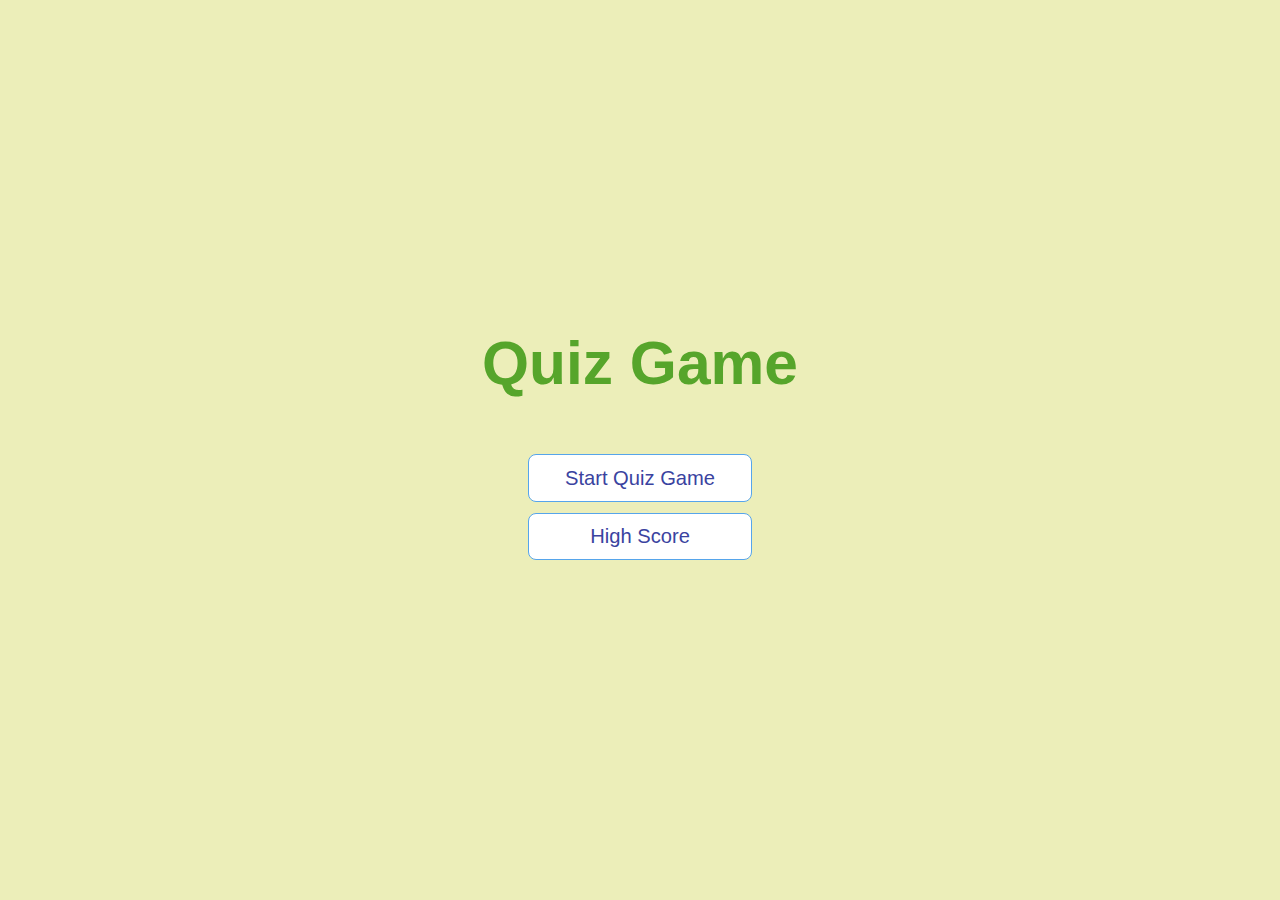
<file: index.html>
<!DOCTYPE html>
<html lang="en">

<head>
  <meta charset="UTF-8">
  <meta name="viewport" content="width=device-width, initial-scale=1.0">
  <meta http-equiv="X-UA-Compatible" content="ie=edge">
  <title>Unit 04 Code Quiz</title>
  <link rel="stylesheet" href="./assets/css/quiz.css">
  <link rel="stylesheet" href="./assets/css/util.css">
</head>

<body>
  <div class="container">
    <div id="home" class="flex-center flex-column">
      <h1>Quiz Game</h1>
      <a href="QuizGame.html" class="btn">Start Quiz Game</a>
      <a href="highscores.html" class="btn">High Score</a>
    </div>
  </div>
  </div>
</body>

</html>
</file>
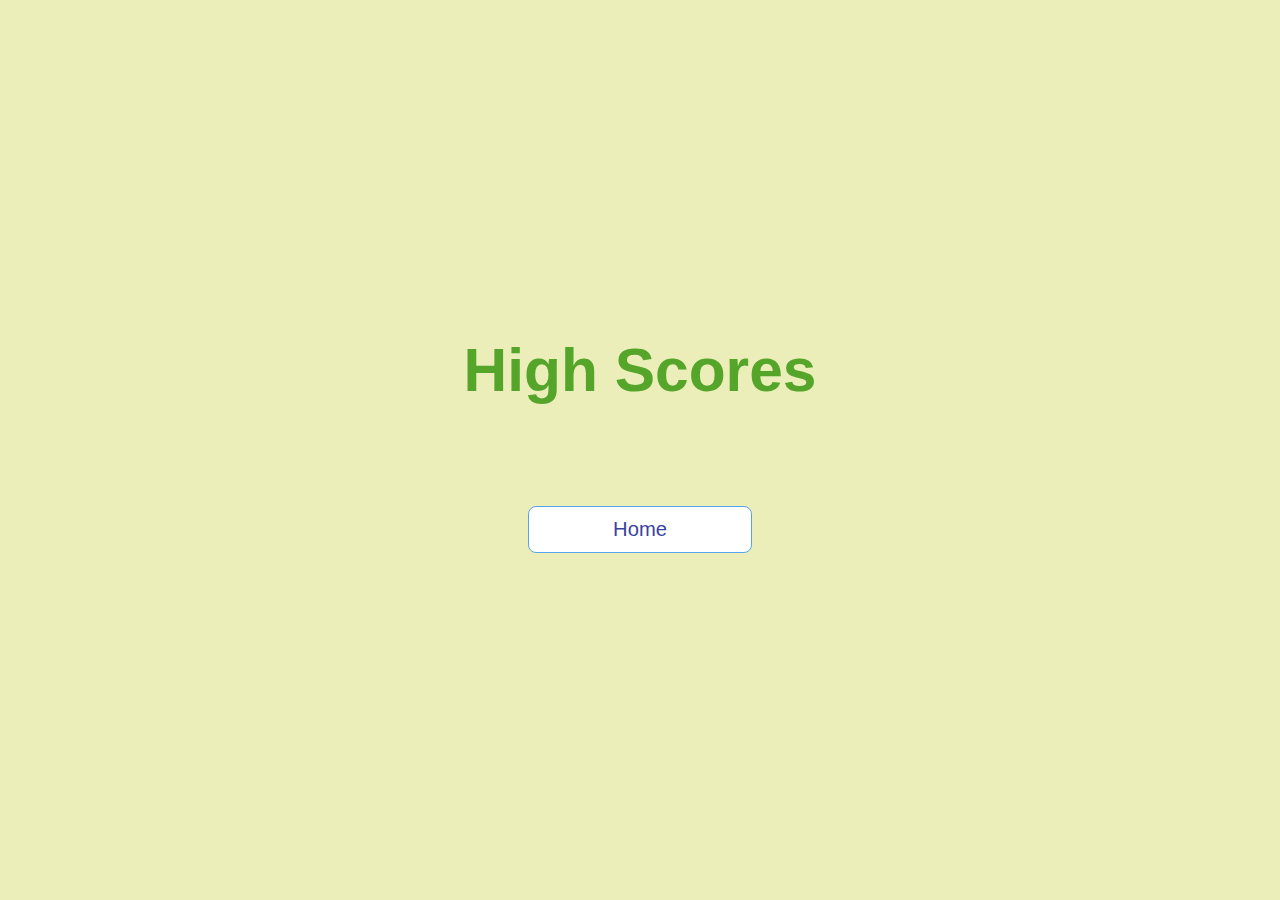
<file: highscores.html>
<!DOCTYPE html>
<html lang="en">

<head>
  <meta charset="UTF-8" />
  <meta name="viewport" content="width=device-width, initial-scale=1.0" />
  <meta http-equiv="X-UA-Compatible" content="ie=edge" />
  <title>High Scores</title>
  <link rel="stylesheet" href="./assets/css/quiz.css" />
  <link rel="stylesheet" href="./assets/css/util.css" />
  <link rel="stylesheet" href="./assets/css/highScores.css" />
</head>

<body>
  <div class="container">
    <div id="highScores" class="flex-center flex-column">
      <h1 id="finalScore">High Scores</h1>
      <ul id="highScoresList"></ul>
      <a class="btn" href="index.html">Home</a>
    </div>
  </div>
  <script src="HighScores.js"></script>
</body>

</html>
</file>
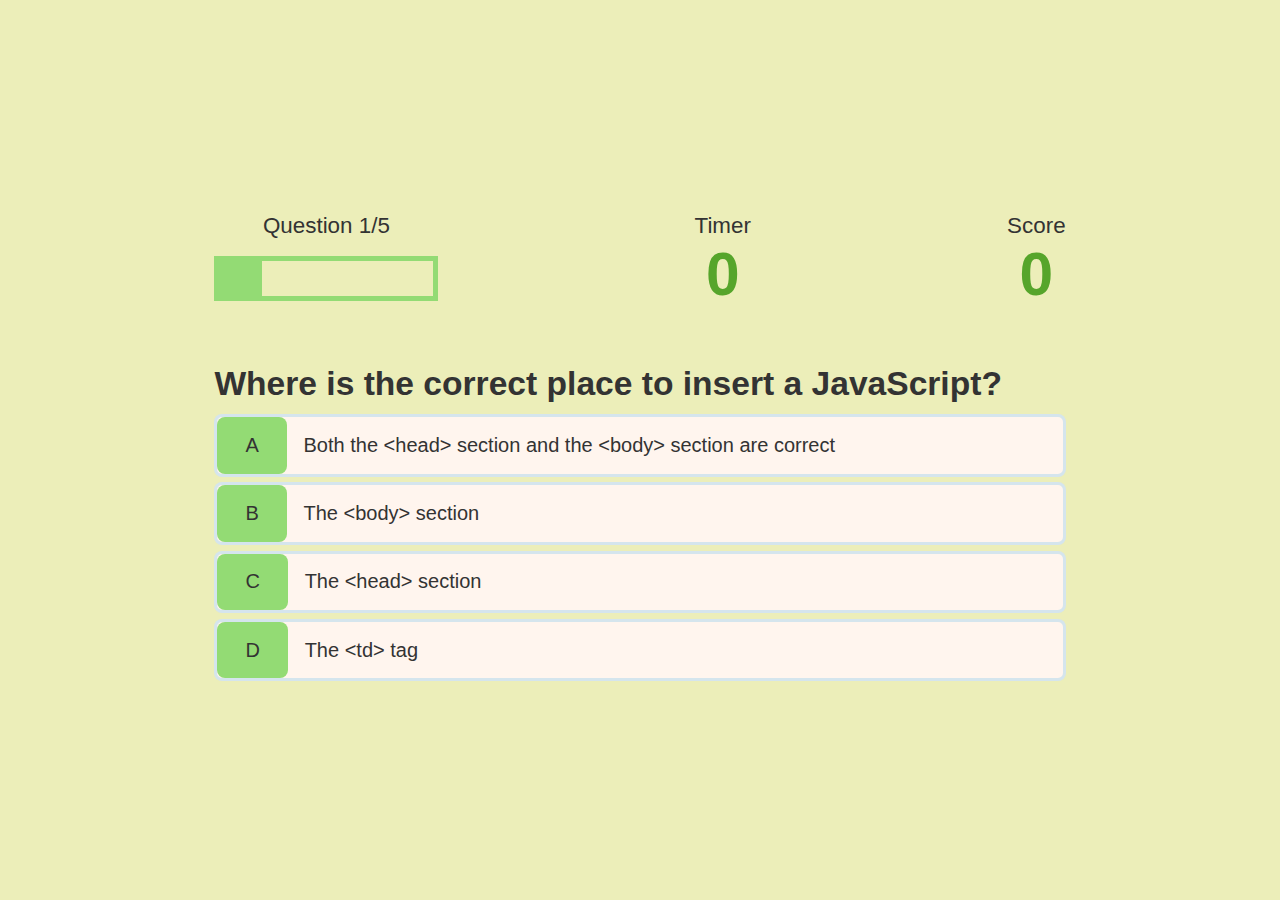
<file: QuizGame.html>
<!DOCTYPE html>
<html lang="en">

<head>
  <meta charset="UTF-8">
  <meta name="viewport" content="width=device-width, initial-scale=1.0">
  <meta http-equiv="X-UA-Compatible" content="ie=edge">
  <title>Play Quiz Game</title>
  <link rel="stylesheet" href="./assets/css/quiz.css">
  <link rel="stylesheet" href="./assets/css/util.css">
  <link rel="stylesheet" href="./assets/css/quiz-game.css">
</head>

<body>
  <div class="container">
    <div id="quiz-game" class="justify-center flex-column">

      <div id="trace">

        <div id="trace-item">
          <p class="trace-prefix" id="progressText">
            Question
          </p>
          <div id="progressBar">
            <div id="progressBarFull"></div>
          </div>
        </div>

        <div id="trace-item">
          <p class="trace-prefix">
            Timer
          </p>
          <h1 class="trace-main-text" id="timer">
            0
          </h1>
        </div>

        <div id="trace-item">
          <p class="trace-prefix">
            Score
          </p>
          <h1 class="trace-main-text" id="score">
            0
          </h1>
        </div>

      </div>

      <h2 id="question">Question to answer </h2>
      <div class="choice-container">
        <p class="choice-prefix">A</p>
        <p class="choice-text" data-number="1">Choise 1</p>
      </div>
      <div class="choice-container">
        <p class="choice-prefix">B</p>
        <p class="choice-text" data-number="2">Choise 2</p>
      </div>
      <div class="choice-container">
        <p class="choice-prefix">C</p>
        <p class="choice-text" data-number="3">Choise 3</p>
      </div>
      <div class="choice-container">
        <p class="choice-prefix">D</p>
        <p class="choice-text" data-number="4">Choise 4</p>
      </div>

    </div>
  </div>
  </div>

  <script src="Quiz-Game.js"></script>
</body>

</html>
</file>
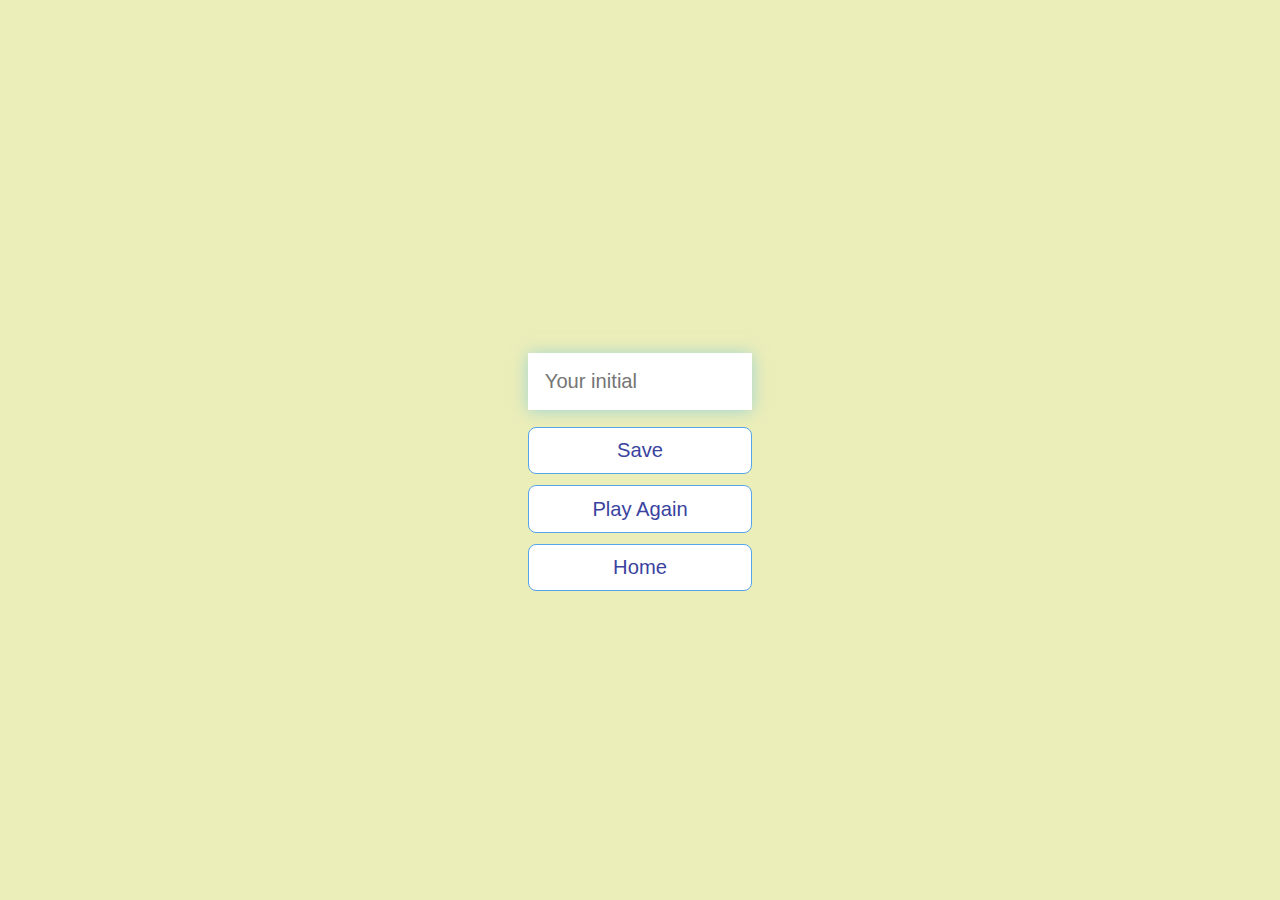
<file: Result.html>
<!DOCTYPE html>
<html lang="en">

<head>
  <meta charset="UTF-8">
  <meta name="viewport" content="width=device-width, initial-scale=1.0">
  <meta http-equiv="X-UA-Compatible" content="ie=edge">
  <title>Quiz Result</title>
  <link rel="stylesheet" href="./assets/css/quiz.css">
  <link rel="stylesheet" href="./assets/css/util.css">
</head>

<body>
  <div class="container">
    <div id="result" class="flex-center flex-column">
      <h1 id="finalScore">0</h1>
      <form>
        <input type="text" name="userInitial" id="userInitial" placeholder="Your initial" />
        <button type="submit" class="btn" id="saveScoreBtn" onclick="saveHighScore(event)" disabled>
          Save
        </button>
      </form>
      <a class="btn" href="QuizGame.html">Play Again</a>
      <a class="btn" href="index.html">Home</a>
    </div>
  </div>

  <script src="Result.js"></script>
</body>

</html>
</file>
<file: assets/css/quiz.css>
:root {
  background-color: #eceeb9;
  font-size: 70%;
}

* {
  box-sizing: border-box;
  font-family: Arial, Helvetica, sans-serif;
  margin: 0;
  padding: 0;
  color: #333;
}

h1,
h2,
h3,
h4 {
  margin-bottom: 1rem;
}

/* Override */
h1 {
  font-size: 5.4rem;
  color: #56a52b;
  margin-bottom: 5rem;
}

h1 > span {
  font-size: 2.4rem;
  color: #56a52b;
  font-weight: 500;
}

h2 {
  font-size: 3rem;
  margin-bottom: 700;
  font-weight: 700;
}

h3 {
  font-size: 2.5rem;
  font-weight: 500;
}
</file>
<file: assets/css/util.css>
/* Entire Page */
.container {
  width: 100vw;
  height: 100vh;
  display: flex;
  justify-content: center;
  align-items: center;
  max-width: 80rem;
  margin: 0 auto;
  padding: 2rem;
}

/*  */
.container > * {
  width: 100%;
}

.flex-column {
  display: flex;
  flex-direction: column;
}

.flex-center {
  justify-content: center;
  align-items: center;
}

.justify-center {
  justify-content: center;
}

.text-center {
  text-align: center;
}

.hidden {
  display: none;
}

/* BUTTONS */
.btn {
  font-size: 1.8rem;
  padding: 1rem 0;
  width: 20rem;
  text-align: center;
  border: 0.1rem solid #56a5eb;
  margin-bottom: 1rem;
  text-decoration: none;
  display: inline-block;
  color: #3a43a0;
  background-color: white;
  border-radius: 8px;
}

.btn:hover {
  cursor: pointer;
  box-shadow: 0 0.4rem 1.4rem 0 rgba(86, 185, 235, 0.5);
  transform: translateY(-0.1rem);
  transition: transform 150ms;
}

.btn[disabled]:hover {
  cursor: not-allowed;
  box-shadow: none;
  transform: none;
}

/* Form */
form {
  width: 100%;
  display: flex;
  flex-direction: column;
  align-items: center;
}

input {
  margin-bottom: 1.5rem;
  width: 20rem;
  padding: 1.5rem;
  font-size: 1.8rem;
  border: none;
  box-shadow: 0 0.1rem 1.4rem 0 rgba(86, 185, 235, 0.5);
}
</file>
<file: assets/css/highScores.css>
#highScoresList {
  list-style: none;
  padding-left: 0;
  margin-bottom: 4rem;
}

.high-score {
  font-size: 2.8rem;
  margin-bottom: 0.5rem;
}

.high-score:hover {
  transform: scale(1.025);
}
</file>
<file: assets/css/quiz-game.css>
.choice-container {
  display: flex;
  margin-bottom: 0.5rem;
  width: 100%;
  font-size: 20px;
  border: 0.3rem solid rgba(86, 185, 235, 0.25);
  background-color: seashell;
  border-radius: 8px;
}

.choice-container:hover {
  cursor: pointer;
  box-shadow: 0 0.4rem 1.4rem 0 rgba(86, 208, 235, 0.5);
  transform: translateY(-0.1rem);
  transition: transform 150ms;
}

.choice-prefix {
  padding: 1.5rem 2.5rem;
  background-color: rgb(147, 219, 116);
  border-radius: 8px;
}

.choice-text {
  padding: 1.5rem;
  width: 100%;
}

/* selected choices */
.correct {
  background-color: yellowgreen;
}
.incorrect {
  background-color: tomato;
}

/* trace */
#trace {
  display: flex;
  justify-content: space-between;
  /* justify-content: space-around; */
  /* justify-content: space-evenly; */
}

.trace-prefix {
  text-align: center;
  font-size: 2rem;
}

.trace-main-text {
  text-align: center;
}

#progressBar {
  width: 20rem;
  height: 4rem;
  border: 0.5rem solid rgb(147, 219, 116);
  margin-top: 1.5rem;
}

#progressBarFull {
  height: 3.4rem;
  background-color: rgb(147, 219, 116);
  width: 0%;
}
</file>
